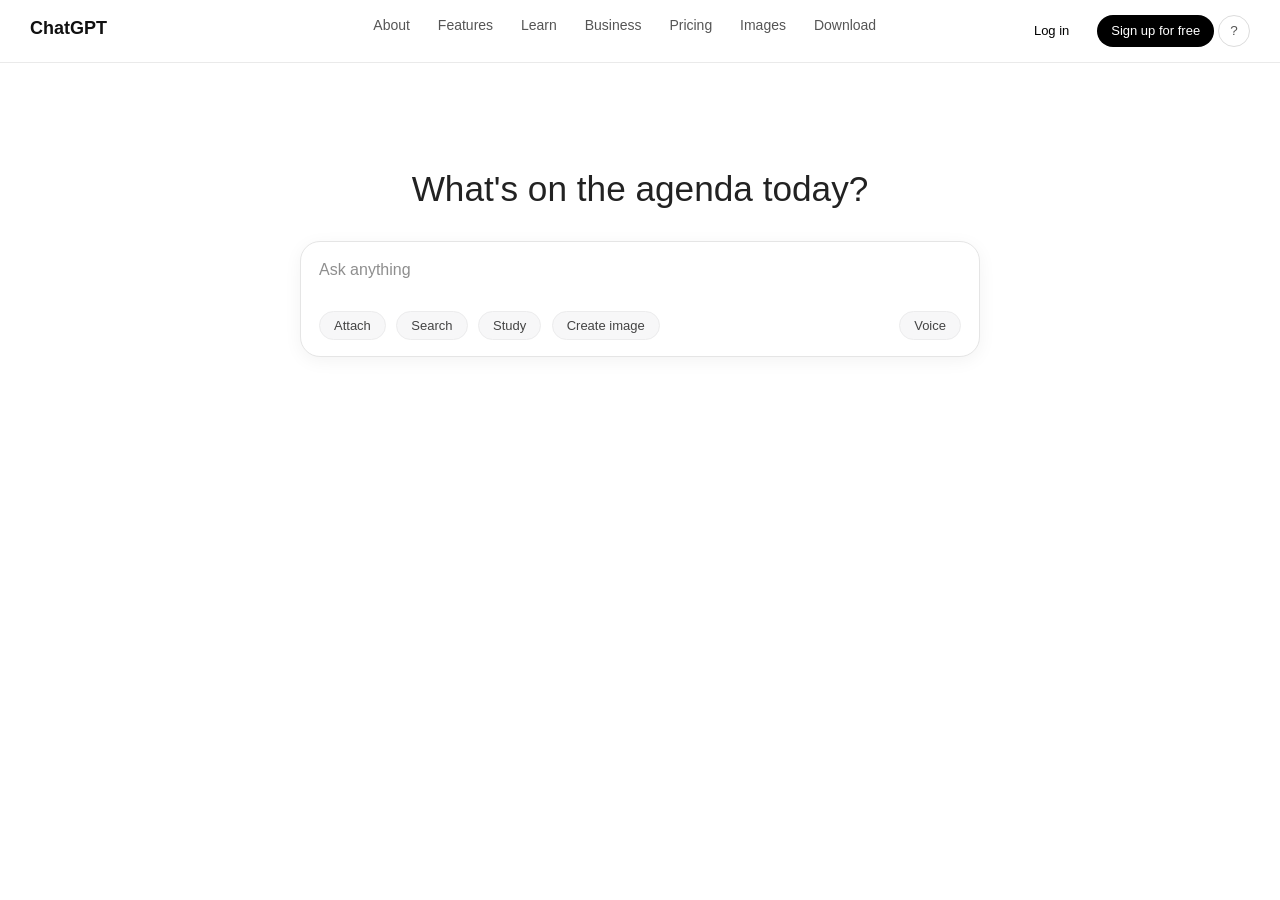
<file: index.html>
<!DOCTYPE html>
<html lang="en">
<head>
    <meta charset="UTF-8">
    <title>ChatGPT - Main</title>
    <link rel="stylesheet" href="styleInd.css">
</head>

<body>
<header class="top-nav">

    <div class="nav-left">
        <span class="logo">ChatGPT</span>
    </div>
    

    <div class="nav-right">
        <a href="#" class="btn-login">Log in</a>
        <a href="#" class="btn-signup">Sign up for free</a>
        <button type="button" class="btn-help">?</button>

    </div>


    <nav class="nav-center">
        <a href="#">About</a>
        <a href="#">Features</a>
        <a href="#">Learn</a>
        <a href="#">Business</a>
        <a href="#">Pricing</a>
        <a href="images.html">Images</a>
        <a href="agent.html">Download</a>
    </nav>
    

    <div style="clear: both;"></div>
</header>

    <main class="main-container">
        <h1 class="main-title">What's on the agenda today?</h1>
        
        <div class="form-wrapper">
            <form class="prompt-box" action="#" method="GET">
                <input type="text" placeholder="Ask anything" class="agenda-input" required>
                
                <div class="prompt-actions">
                    <button type="button" class="action-btn">Attach</button>
                    <button type="button" class="action-btn">Search</button>
                    <button type="button" class="action-btn">Study</button>
                    <button type="button" class="action-btn">Create image</button>
                    <button type="button" class="action-btn voice-btn">Voice</button>
                </div>
            </form>
        </div>
    </main>
</body>
</html>
</file>
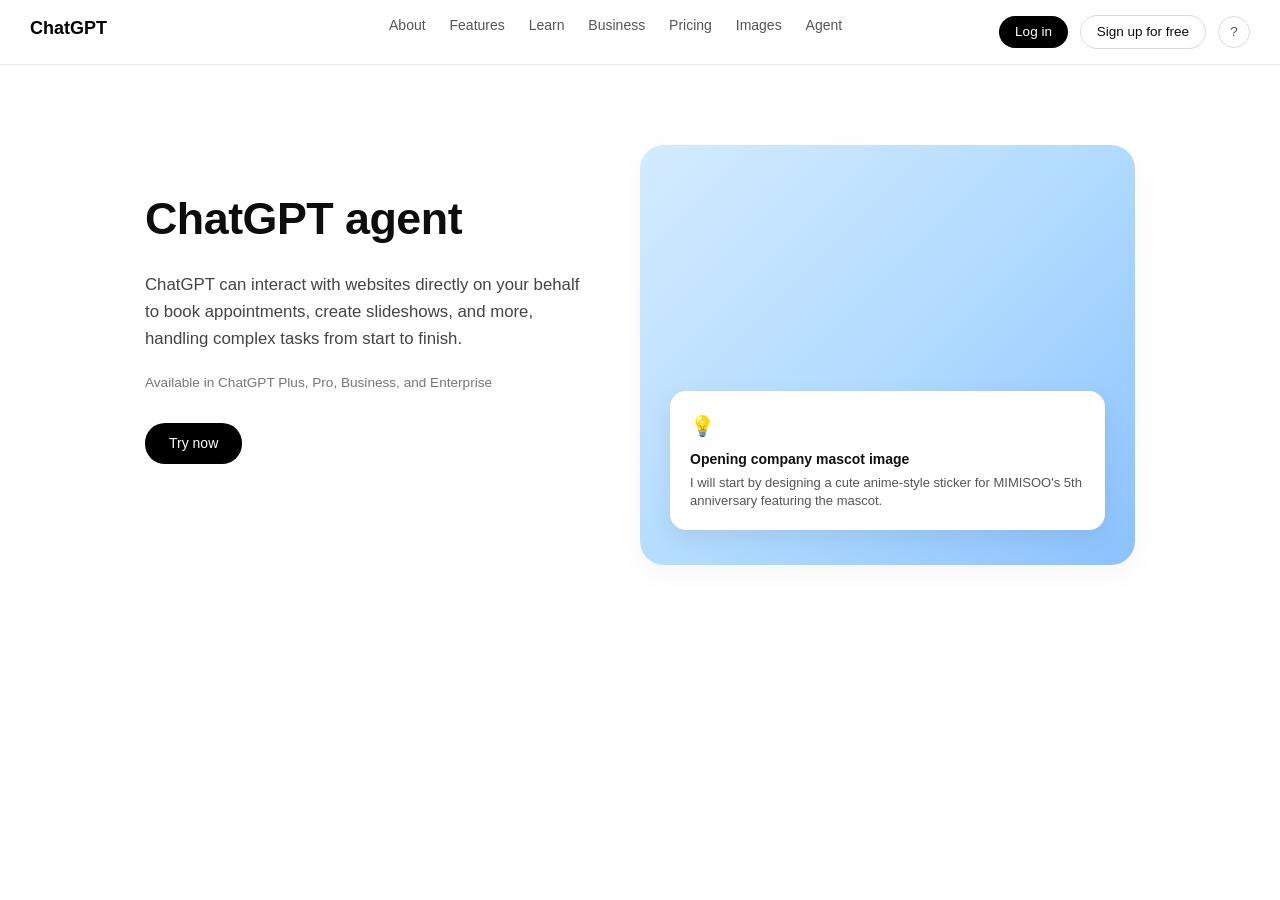
<file: agent.html>
<!DOCTYPE html>
<html lang="en">
<head>
    <meta charset="UTF-8">
    <title>ChatGPT - Agent (Bonus)</title>
    <link rel="stylesheet" href="styleage.css">
</head>
<body>

    <header class="top-nav">
        <div class="nav-left">
            <a href="index.html" class="logo">ChatGPT</a>
        </div>
        
        <div class="nav-right">
            <a href="#" class="btn-login">Log in</a>
            <a href="#" class="btn-pill">Sign up for free</a>
            <a href="#" class="btn-help">?</a>
        </div>

        <nav class="nav-center">
            <a href="#">About</a>
            <a href="#">Features</a>
            <a href="#">Learn</a>
            <a href="#">Business</a>
            <a href="#">Pricing</a>
            <a href="images.html">Images</a>
            <a href="agent.html">Agent</a>
        </nav>
        <div style="clear: both;"></div>
    </header>

    <main class="agent-container">
        
        <div class="agent-text-side">
            <h1 class="agent-title">ChatGPT agent</h1>
            <p class="agent-desc">
                ChatGPT can interact with websites directly on your behalf to book appointments, create slideshows, and more, handling complex tasks from start to finish.
            </p>
            <p class="agent-subtext">
                Available in ChatGPT Plus, Pro, Business, and Enterprise
            </p>
            <a href="#" class="btn-try-now">Try now</a>
        </div>

        <div class="agent-image-side">
            <div class="blue-card-bg">
                <div class="floating-box">
                    <span class="bulb-icon">💡</span>
                    <div class="floating-content">
                        <span class="floating-title">Opening company mascot image</span>
                        <p class="floating-desc">I will start by designing a cute anime-style sticker for MIMISOO's 5th anniversary featuring the mascot.</p>
                    </div>
                </div>
            </div>
        </div>

    </main>

</body>
</html>
</file>
<file: styleInd.css>
* {
    box-sizing: border-box;
    margin: 0;
    padding: 0;
}

body {
    font-family: Arial, sans-serif;
    background-color: #ffffff;
    color: #111111;
    line-height: 1.5;
}

.top-nav {
    width: 100%;
    padding: 15px 30px;
    border-bottom: 1px solid #eaeaea;
    font-size: 14px;
}

.nav-left {
    float: left;
    width: 20%;
}

.logo {
    font-weight: bold;
    font-size: 18px;
}

.nav-right {
    float: right;
    width: 25%;
    text-align: right;
}

.nav-right a {
    text-decoration: none;
    margin-left: 10px;
    padding: 6px 14px;
    border-radius: 20px;
    font-size: 13px;
    display: inline-block;
}

.btn-login {
    color: #000000;
    font-weight: 500;
}

.btn-signup {
    background-color: #000000;
    color: #ffffff;
}

.nav-center {
    width: 55%;
    margin: 0 auto;
    text-align: center;
}

.nav-center a {
    margin: 0 12px;
    text-decoration: none;
    color: #555555;
    font-size: 14px;
}

.nav-center a:hover {
    color: #000000;
}

.main-container {
    width: 100%;
    max-width: 680px;
    margin: 100px auto 0 auto;
    text-align: center;
}

.main-title {
    font-size: 2.2rem;
    font-weight: normal;
    margin-bottom: 25px;
    color: #222222;
    text-align: center;
}

.form-wrapper {
    text-align: center;
    width: 100%;
}

.prompt-box {
    background-color: #ffffff;
    border: 1px solid #e5e5e5;
    border-radius: 20px;
    box-shadow: 0 4px 18px rgba(0, 0, 0, 0.05);
    padding: 16px 18px;
    position: relative;
    text-align: left;
}

.agenda-input {
    width: 100%;
    border: none;
    outline: none;
    font-family: inherit;
    font-size: 16px;
    color: #222;
    padding-bottom: 24px;
    background: transparent;
}

.agenda-input::placeholder {
    color: #8e8e8e;
}

.prompt-actions {
    position: relative;
    padding-top: 8px;
    text-align: left;
}

.action-btn {
    display: inline-block;
    vertical-align: middle;
    background-color: #f7f7f8;
    border: 1px solid #ececed;
    border-radius: 16px;
    padding: 6px 14px;
    font-size: 13px;
    color: #444;
    font-weight: 500;
    cursor: pointer;
    margin-right: 6px;
}

.action-btn:hover {
    background-color: #ececec;
}

.voice-btn {
    position: absolute;
    right: 0;
    bottom: 0;
    margin-right: 0;
}

.nav-right .btn-help {
    background-color: transparent;
    color: #555555;
    font-size: 13.5px;
    border: 1px solid #dcdcdc;
    border-radius: 50%;
    width: 32px;
    height: 32px;
    cursor: pointer;
    display: inline-block;
    vertical-align: middle;
    text-align: center;
    line-height: 30px;
}
</file>
<file: styleage.css>
* {
    box-sizing: border-box;
    margin: 0;
    padding: 0;
}

body {
    font-family: Arial, sans-serif;
    background-color: #ffffff;
    color: #111111;
    line-height: 1.5;
}

.top-nav {
    width: 100%;
    padding: 15px 30px;
    border-bottom: 1px solid #eaeaea;
    font-size: 14px;
    background-color: #ffffff;
}

.nav-left {
    float: left;
    width: 20%;
}

.logo {
    font-weight: bold;
    font-size: 18px;
    text-decoration: none;
    color: #000;
}

.nav-right {
    float: right;
    width: 28%;
    text-align: right;
}

.nav-right .btn-login {
    text-decoration: none;
    color: #ffffff;
    background-color: #000000;
    font-size: 13.5px;
    font-weight: 500;
    padding: 6px 16px;
    border-radius: 18px;
    margin-right: 8px;
    display: inline-block;
    vertical-align: middle;
}

.nav-right .btn-pill {
    text-decoration: none;
    background-color: #ffffff;
    color: #0d0d0d;
    border: 1px solid #dcdcdc;
    font-size: 13.5px;
    font-weight: 500;
    padding: 6px 16px;
    border-radius: 18px;
    margin-right: 8px;
    display: inline-block;
    vertical-align: middle;
}

.nav-right .btn-help {
    text-decoration: none;
    background-color: transparent;
    color: #555555;
    font-size: 13.5px;
    border: 1px solid #dcdcdc;
    border-radius: 50%;
    width: 32px;
    height: 32px;
    display: inline-block;
    vertical-align: middle;
    text-align: center;
    line-height: 30px;
}

.nav-center {
    width: 52%;
    margin: 0 auto;
    text-align: center;
}

.nav-center a {
    margin: 0 10px;
    text-decoration: none;
    color: #555555;
    font-size: 14px;
    display: inline-block;
}

.nav-center a:hover {
    color: #000000;
}

.agent-container {
    width: 100%;
    max-width: 1050px;
    margin: 80px auto 0 auto;
    padding: 0 30px;
}

.agent-text-side {
    float: left;
    width: 45%;
    padding-top: 40px;
}

.agent-title {
    font-size: 2.8rem;
    font-weight: 600;
    color: #0d0d0d;
    margin-bottom: 20px;
    letter-spacing: -0.5px;
}

.agent-desc {
    font-size: 1.05rem;
    color: #444444;
    line-height: 1.6;
    margin-bottom: 20px;
}

.agent-subtext {
    font-size: 0.85rem;
    color: #777777;
    margin-bottom: 30px;
}

.btn-try-now {
    display: inline-block;
    text-decoration: none;
    background-color: #000000;
    color: #ffffff;
    font-size: 14px;
    font-weight: 500;
    padding: 10px 24px;
    border-radius: 20px;
}

.btn-try-now:hover {
    background-color: #333333;
}

.agent-image-side {
    float: right;
    width: 50%;
    text-align: center;
}

.blue-card-bg {
    width: 100%;
    height: 420px;
    background: linear-gradient(135deg, #d4ebff 0%, #b3dcff 50%, #8ac2ff 100%);
    border-radius: 24px;
    position: relative;
    box-shadow: 0 10px 30px rgba(0, 0, 0, 0.04);
}

.floating-box {
    position: absolute;
    bottom: 35px;
    left: 30px;
    right: 30px;
    background-color: #ffffff;
    border-radius: 16px;
    padding: 20px;
    text-align: left;
    box-shadow: 0 8px 24px rgba(0, 0, 0, 0.08);
}

.bulb-icon {
    font-size: 20px;
    display: block;
    margin-bottom: 8px; 
}

.floating-content {
    display: block;
}

.floating-title {
    display: block;
    font-size: 14px;
    font-weight: bold;
    color: #111111;
    margin-bottom: 4px;
}

.floating-desc {
    font-size: 13px;
    color: #555555;
    line-height: 1.4;
}
</file>
